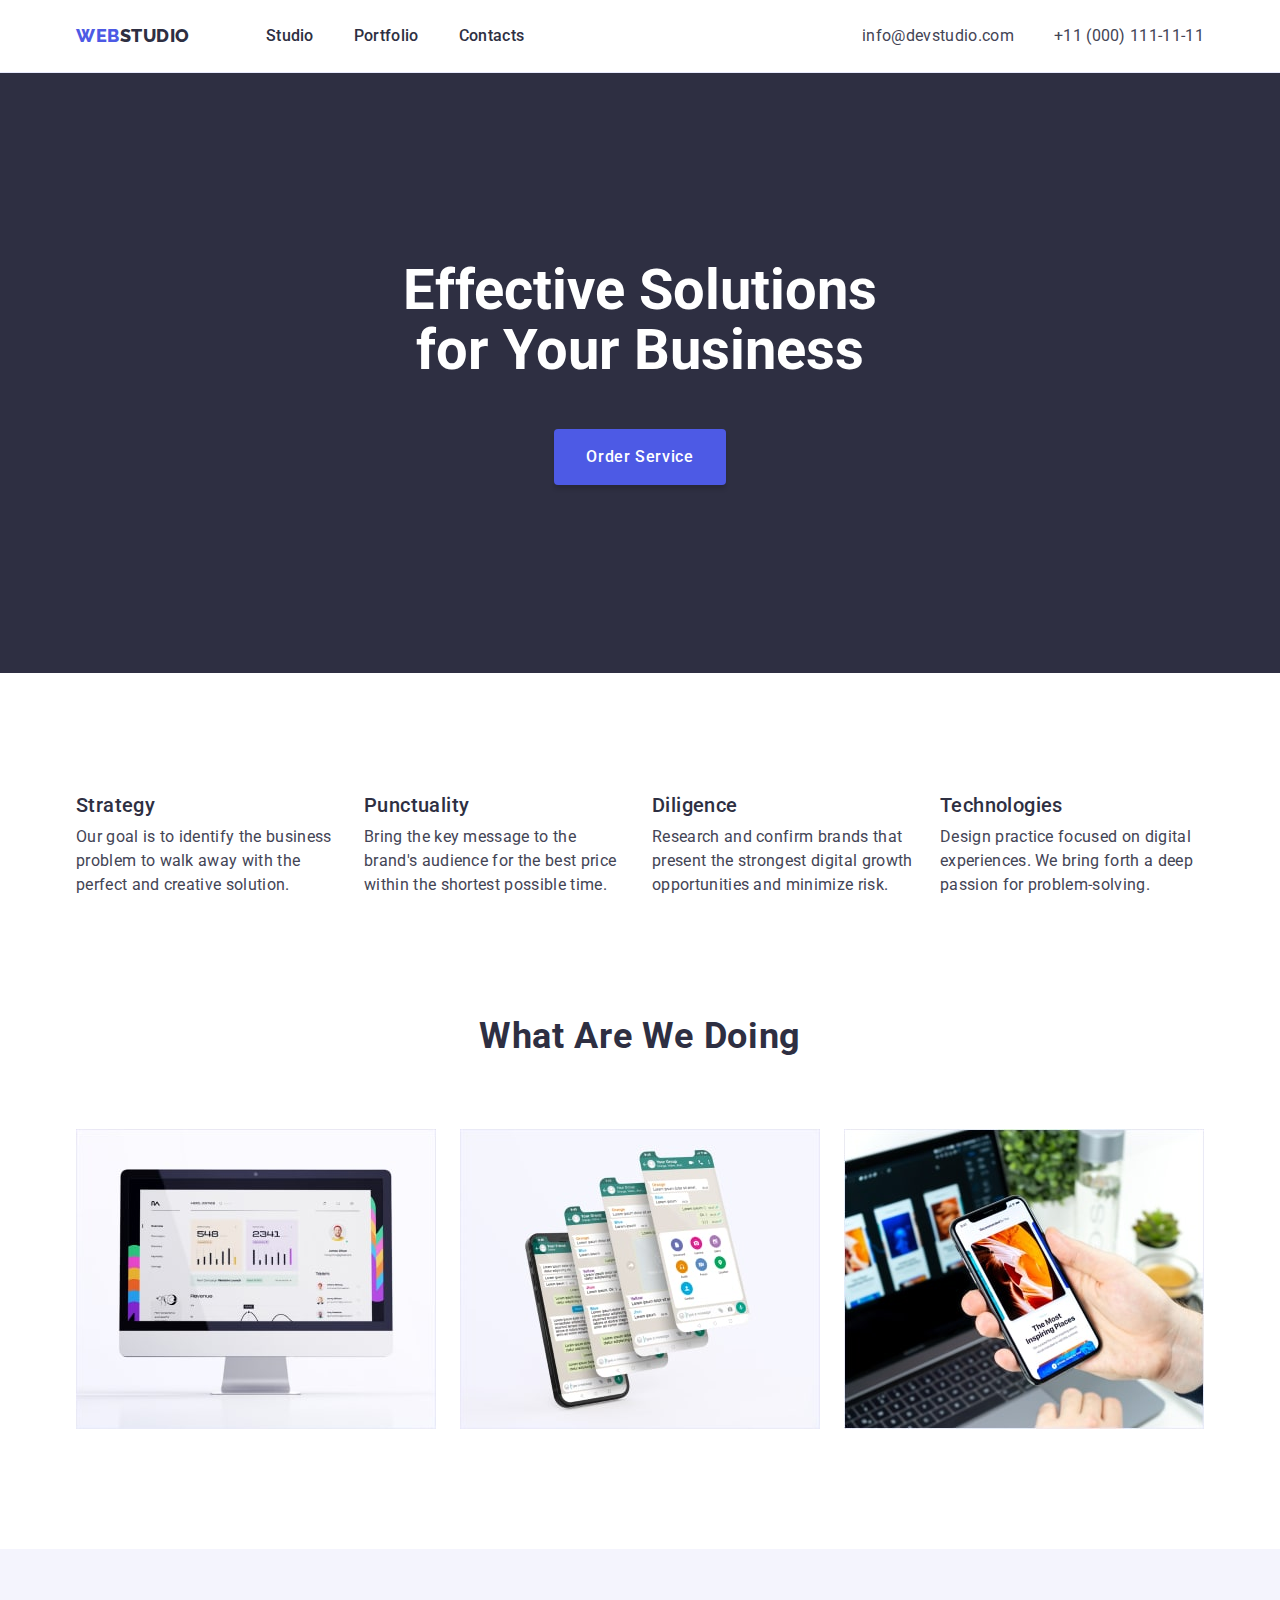
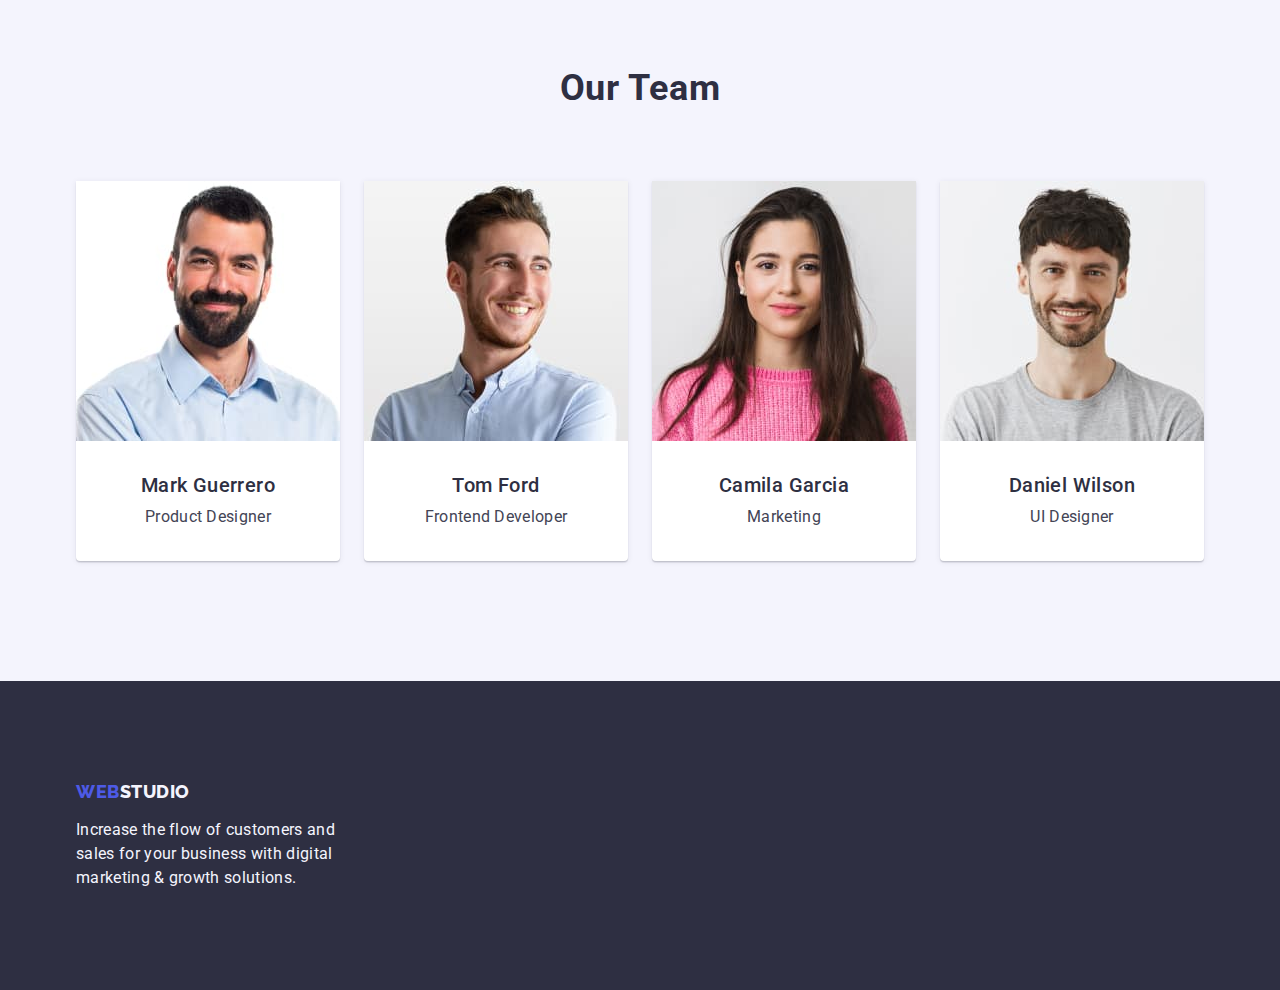
<file: index.html>
<!DOCTYPE html>
<html lang="en">
  <head>
    <meta charset="UTF-8" />
    <meta name="viewport" content="width=device-width, initial-scale=1.0" />
    <title>WebStudio</title>
    <link rel="preconnect" href="https://fonts.googleapis.com" />
    <link rel="preconnect" href="https://fonts.gstatic.com" crossorigin />
    <link
      href="https://fonts.googleapis.com/css2?family=Raleway:wght@800&family=Roboto:wght@400;500;700;900&display=swap"
      rel="stylesheet"
    />
    <link
      rel="stylesheet"
      href="https://cdnjs.cloudflare.com/ajax/libs/modern-normalize/2.0.0/modern-normalize.min.css"
      integrity="sha512-4xo8blKMVCiXpTaLzQSLSw3KFOVPWhm/TRtuPVc4WG6kUgjH6J03IBuG7JZPkcWMxJ5huwaBpOpnwYElP/m6wg=="
      crossorigin="anonymous"
      referrerpolicy="no-referrer"
    />
    <link rel="stylesheet" href="./css/styles.css" />
  </head>
  <body>
    <header class="header-wrap">
      <div class="container header-container">
        <nav class="header-navigation">
          <a class="header-logo link" href="./index.html"
            >Web<span class="header-logo-studio">Studio</span></a
          >
          <ul class="navigation-menu list">
            <li>
              <a class="header-nav-link link" href="./index.html">Studio</a>
            </li>
            <li>
              <a class="header-nav-link link" href="./portfolio.html"
                >Portfolio</a
              >
            </li>
            <li><a class="header-nav-link link" href="">Contacts</a></li>
          </ul>
        </nav>
        <address class="address-menu">
          <ul class="address-list list">
            <li>
              <a
                class="header-address-link link"
                href="mailto:info@devstudio.com"
                >info@devstudio.com</a
              >
            </li>
            <li>
              <a class="header-address-link link" href="tel:+110001111111"
                >+11 (000) 111-11-11</a
              >
            </li>
          </ul>
        </address>
      </div>
    </header>
    <main>
      <section class="hero-section">
        <div class="container">
          <h1 class="hero-title">Effective Solutions for Your Business</h1>
          <button class="hero-btn" type="button">Order Service</button>
        </div>
      </section>
      <section class="advantages-section">
        <div class="container">
          <h2 class="visually-hidden">Our advantages</h2>
          <ul class="advantages-list list">
            <li class="advantages-item">
              <h3 class="advt-title-three">Strategy</h3>
              <p class="advt-paragraph">
                Our goal is to identify the business problem to walk away with
                the perfect and creative solution.
              </p>
            </li>
            <li class="advantages-item">
              <h3 class="advt-title-three">Punctuality</h3>
              <p class="advt-paragraph">
                Bring the key message to the brand's audience for the best price
                within the shortest possible time.
              </p>
            </li>
            <li class="advantages-item">
              <h3 class="advt-title-three">Diligence</h3>
              <p class="advt-paragraph">
                Research and confirm brands that present the strongest digital
                growth opportunities and minimize risk.
              </p>
            </li>
            <li class="advantages-item">
              <h3 class="advt-title-three">Technologies</h3>
              <p class="advt-paragraph">
                Design practice focused on digital experiences. We bring forth a
                deep passion for problem-solving.
              </p>
            </li>
          </ul>
        </div>
      </section>
      <section class="doing-section">
        <div class="container">
          <h2 class="we-doing-title">What are we doing</h2>
          <ul class="doing-list list">
            <li class="doing-item">
              <img
                src="./images/we-doing1.jpg"
                alt="Tablet"
                width="360"
                height="300"
              />
            </li>
            <li class="doing-item">
              <img
                src="./images/we-doing2.jpg"
                alt="Smartphone"
                width="360"
                height="300"
              />
            </li>
            <li class="doing-item">
              <img
                src="./images/we-doing3.jpg"
                alt="
  Smartphone in hand"
                width="360"
                height="300"
              />
            </li>
          </ul>
        </div>
      </section>
      <section class="section-our-team">
        <div class="container">
          <h2 class="team-title">Our Team</h2>
          <ul class="team-list list">
            <li class="team-list-item">
              <img
                src="./images/team-mark.jpg"
                alt="Mark Guerrero"
                width="264"
                height="260"
              />
              <div class="team-card-container">
                <h3 class="team-title-three">Mark Guerrero</h3>
                <p class="team-paragraph">Product Designer</p>
              </div>
            </li>
            <li class="team-list-item">
              <img
                src="./images/team-tom.jpg"
                alt="Tom Ford"
                width="264"
                height="260"
              />
              <div class="team-card-container">
                <h3 class="team-title-three">Tom Ford</h3>
                <p class="team-paragraph">Frontend Developer</p>
              </div>
            </li>
            <li class="team-list-item">
              <img
                src="./images/team-camila.jpg"
                alt="Camila Garcia"
                width="264"
                height="260"
              />
              <div class="team-card-container">
                <h3 class="team-title-three">Camila Garcia</h3>
                <p class="team-paragraph">Marketing</p>
              </div>
            </li>
            <li class="team-list-item">
              <img
                src="./images/team-daniel.jpg"
                alt="Daniel Wilson"
                width="264"
                height="260"
              />
              <div class="team-card-container">
                <h3 class="team-title-three">Daniel Wilson</h3>
                <p class="team-paragraph">UI Designer</p>
              </div>
            </li>
          </ul>
        </div>
      </section>
    </main>
    <footer class="footer-style">
      <div class="container">
        <a class="footer-title link" href="./index.html"
          >Web<span class="footer-title-studio">Studio</span></a
        >
        <p class="footer-paragraph">
          Increase the flow of customers and sales for your business with
          digital marketing & growth solutions.
        </p>
      </div>
    </footer>
  </body>
</html>
</file>
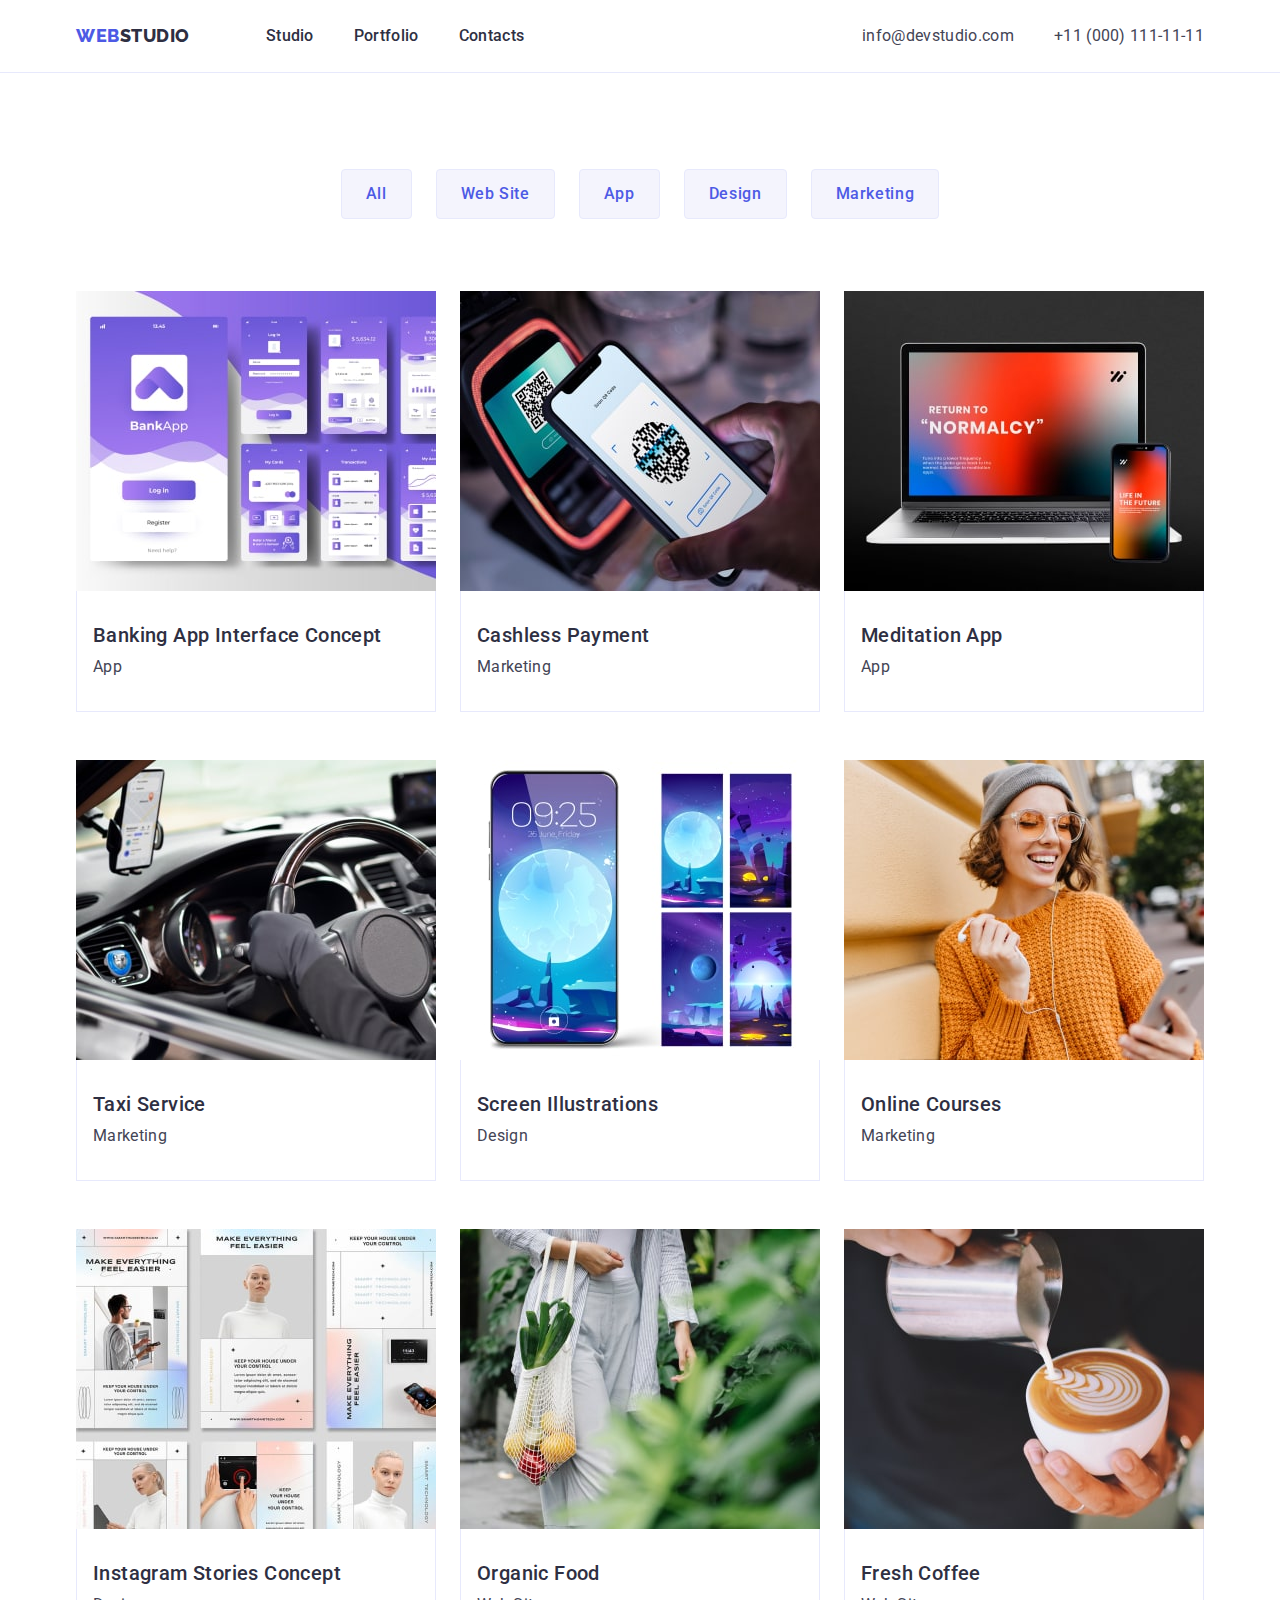
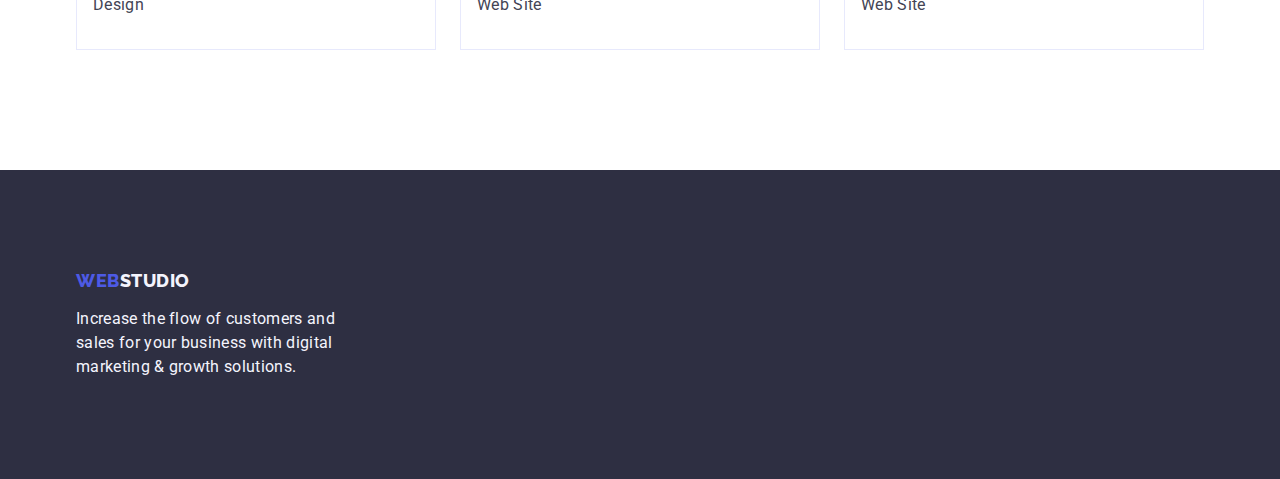
<file: portfolio.html>
<!DOCTYPE html>
<html lang="en">
  <head>
    <meta charset="UTF-8" />
    <meta name="viewport" content="width=device-width, initial-scale=1.0" />
    <title>Portfolio</title>
    <link rel="preconnect" href="https://fonts.googleapis.com" />
    <link rel="preconnect" href="https://fonts.gstatic.com" crossorigin />
    <link
      href="https://fonts.googleapis.com/css2?family=Raleway:wght@800&family=Roboto:wght@400;500;700;900&display=swap"
      rel="stylesheet"
    />
    <link
      rel="stylesheet"
      href="https://cdnjs.cloudflare.com/ajax/libs/modern-normalize/2.0.0/modern-normalize.min.css"
      integrity="sha512-4xo8blKMVCiXpTaLzQSLSw3KFOVPWhm/TRtuPVc4WG6kUgjH6J03IBuG7JZPkcWMxJ5huwaBpOpnwYElP/m6wg=="
      crossorigin="anonymous"
      referrerpolicy="no-referrer"
    />
    <link rel="stylesheet" href="./css/styles.css" />
  </head>
  <body>
    <header class="header-wrap">
      <div class="container header-container">
        <nav class="header-navigation">
          <a class="header-logo link" href="./index.html"
            >Web<span class="header-logo-studio">Studio</span></a
          >
          <ul class="navigation-menu list">
            <li>
              <a class="header-nav-link link" href="./index.html">Studio</a>
            </li>
            <li>
              <a class="header-nav-link link" href="./portfolio.html"
                >Portfolio</a
              >
            </li>
            <li><a class="header-nav-link link" href="">Contacts</a></li>
          </ul>
        </nav>
        <address class="address-menu">
          <ul class="address-list list">
            <li>
              <a
                class="header-address-link link"
                href="mailto:info@devstudio.com"
                >info@devstudio.com</a
              >
            </li>
            <li>
              <a class="header-address-link link" href="tel:+110001111111"
                >+11 (000) 111-11-11</a
              >
            </li>
          </ul>
        </address>
      </div>
    </header>
    <main>
      <section class="portfolio-section">
        <div class="container">
          <h1 class="visually-hidden">Main content</h1>
          <ul class="main-btn-list list">
            <li><button class="main-btn" type="button">All</button></li>
            <li><button class="main-btn" type="button">Web Site</button></li>
            <li><button class="main-btn" type="button">App</button></li>
            <li><button class="main-btn" type="button">Design</button></li>
            <li><button class="main-btn" type="button">Marketing</button></li>
          </ul>
          <ul class="main-list list">
            <li class="main-list-item">
              <a class="link" href="">
                <img
                  src="./images/m-content1.jpg"
                  alt="Banking concept"
                  width="360"
                  height="300"
                />
                <div class="portfolio-card-container">
                  <h2 class="portfolio-title">Banking App Interface Concept</h2>
                  <p class="portfolio-paragraph">App</p>
                </div>
              </a>
            </li>
            <li class="main-list-item">
              <a class="link" href="">
                <img
                  src="./images/m-content2.jpg"
                  alt="Smartphone"
                  width="360"
                  height="300"
                />
                <div class="portfolio-card-container">
                  <h2 class="portfolio-title">Cashless Payment</h2>
                  <p class="portfolio-paragraph">Marketing</p>
                </div>
              </a>
            </li>
            <li class="main-list-item">
              <a class="link" href="">
                <img
                  src="./images/m-content3.jpg"
                  alt="Smartphone and PC"
                  width="360"
                  height="300"
                />
                <div class="portfolio-card-container">
                  <h2 class="portfolio-title">Meditation App</h2>
                  <p class="portfolio-paragraph">App</p>
                </div>
              </a>
            </li>
            <li class="main-list-item">
              <a class="link" href="">
                <img
                  src="./images/m-content4.jpg"
                  alt="Car salon"
                  width="360"
                  height="300"
                />
                <div class="portfolio-card-container">
                  <h2 class="portfolio-title">Taxi Service</h2>
                  <p class="portfolio-paragraph">Marketing</p>
                </div>
              </a>
            </li>
            <li class="main-list-item">
              <a class="link" href="">
                <img
                  src="./images/m-content5.jpg"
                  alt="Screen Illustrations"
                  width="360"
                  height="300"
                />
                <div class="portfolio-card-container">
                  <h2 class="portfolio-title">Screen Illustrations</h2>
                  <p class="portfolio-paragraph">Design</p>
                </div>
              </a>
            </li>
            <li class="main-list-item">
              <a class="link" href="">
                <img
                  src="./images/m-content6.jpg"
                  alt="Girl with a smartphone"
                  width="360"
                  height="300"
                />
                <div class="portfolio-card-container">
                  <h2 class="portfolio-title">Online Courses</h2>
                  <p class="portfolio-paragraph">Marketing</p>
                </div>
              </a>
            </li>
            <li class="main-list-item">
              <a class="link" href="">
                <img
                  src="./images/m-content7.jpg"
                  alt="Instagram Stories Concept"
                  width="360"
                  height="300"
                />
                <div class="portfolio-card-container">
                  <h2 class="portfolio-title">Instagram Stories Concept</h2>
                  <p class="portfolio-paragraph">Design</p>
                </div>
              </a>
            </li>
            <li class="main-list-item">
              <a class="link" href="">
                <img
                  src="./images/m-content8.jpg"
                  alt="Organic Food"
                  width="360"
                  height="300"
                />
                <div class="portfolio-card-container">
                  <h2 class="portfolio-title">Organic Food</h2>
                  <p class="portfolio-paragraph">Web Site</p>
                </div>
              </a>
            </li>
            <li class="main-list-item">
              <a class="link" href="">
                <img
                  src="./images/m-content9.jpg"
                  alt="Fresh Coffee"
                  width="360"
                  height="300"
                />
                <div class="portfolio-card-container">
                  <h2 class="portfolio-title">Fresh Coffee</h2>
                  <p class="portfolio-paragraph">Web Site</p>
                </div>
              </a>
            </li>
          </ul>
        </div>
      </section>
    </main>
    <footer class="footer-style">
      <div class="container">
        <a class="footer-title link" href="./index.html"
          >Web<span class="footer-title-studio">Studio</span></a
        >
        <p class="footer-paragraph">
          Increase the flow of customers and sales for your business with
          digital marketing & growth solutions.
        </p>
      </div>
    </footer>
  </body>
</html>
</file>
<file: css/styles.css>
body {
  font-family: "Roboto", sans-serif;
  background-color: var(--color-white);
  color: var(--color-slate);
}

:root {
  --color-iris: #4d5ae5;
  --color-ocean: #404bbf;
  --color-navy-blue: #2e2f42;
  --color-green: #31d0aa;
  --color-slate: #434455;
  --color-light-slate: #8e8f99;
  --color-cornflower: #e7e9fc;
  --color-cloud: #f4f4fd;
  --color-navy-blue-modal: #2e2f42;
  --color-grey: #2e2f42;
  --color-white: #ffffff;
  --color-dairy: #fcfcfc;
}

/*! ///////////////////////// */
/*! ----------RESET---------- */

* {
  margin: 0;
  padding: 0;
  box-sizing: border-box;
}

.container {
  width: 1158px;
  max-width: 1440px;
  padding-left: 15px;
  padding-right: 15px;
  margin: 0 auto;
}

.link {
  text-decoration: none;
}

.list {
  list-style: none;
}

p,
h1,
h2,
h3,
h4,
h5,
h6 {
  margin-top: 0;
  margin-bottom: 0;
}

ul {
  padding-left: 0;
  margin-top: 0;
  margin-bottom: 0;
}

img {
  display: block;
  min-width: 100%;
  height: auto;
}

.visually-hidden {
  position: absolute;
  width: 1px;
  height: 1px;
  margin: -1px;
  border: 0;
  padding: 0;
  white-space: nowrap;
  clip-path: inset(100%);
  clip: rect(0 0 0 0);
  overflow: hidden;
}

/*! ----------RESET---------- */
/*! ///////////////////////// */

/*? ////////////////////////// */
/*? ----------HEADER---------- */

.header-wrap {
  border-bottom: 1px solid var(--color-cornflower);
}

.navigation-menu {
  display: flex;
  gap: 40px;
}

.header-navigation {
  display: flex;
  align-items: center;
}

.header-container {
  display: flex;
  align-items: center;
}

.address-list {
  display: flex;
  gap: 40px;
}

.header-logo {
  color: var(--color-iris);
  font-family: "Raleway", sans-serif;
  font-size: 18px;
  font-weight: 800;
  line-height: 1.17;
  letter-spacing: 0.54px;
  text-transform: uppercase;
  margin-right: 76px;
}

.header-logo-studio {
  color: var(--color-navy-blue);
}

.header-nav-link {
  font-family: inherit;
  font-size: 16px;
  font-weight: 500;
  line-height: 1.5;
  letter-spacing: 0.02em;
  color: var(--color-navy-blue);
  display: block;
  padding-top: 24px;
  padding-bottom: 24px;
}

.header-nav-link:hover,
.header-nav-link:focus {
  color: var(--color-ocean);
  text-decoration: underline;
}

.header-address-link {
  font-family: inherit;
  color: var(--color-slate);
  font-size: 16px;
  line-height: 1.5;
  letter-spacing: 0.02em;
}

.header-address-link:hover,
.header-address-link:focus {
  color: var(--color-ocean);
}

.address-menu {
  font-style: normal;
  margin-left: auto;
}

/*? ----------HEADER---------- */
/*? ////////////////////////// */

/*! //////////////////////// */
/*! ----------HERO---------- */

.hero-section {
  background-color: var(--color-navy-blue);
  padding-top: 188px;
  padding-bottom: 188px;
}

.hero-title {
  color: var(--color-white);
  text-align: center;
  font-size: 56px;
  line-height: 1.07;
  width: 496px;
  max-width: 496px;
  padding-bottom: 48px;
  margin: 0 auto;
  display: block;
}

.hero-btn {
  color: var(--color-white);
  font-family: "Roboto", sans-serif;
  font-size: 16px;
  font-weight: 500;
  line-height: 1.5;
  letter-spacing: 0.04em;
  background: var(--color-iris);
  cursor: pointer;
  display: block;
  margin: 0 auto;
  padding: 16px 32px;
  align-items: flex-start;
  gap: 10px;
  border: none;
  border-radius: 4px;
  background: var(--color-iris);
  box-shadow: 0px 4px 4px 0px rgba(0, 0, 0, 0.15);
  min-width: 169px;
}

.hero-btn:hover,
.hero-btn:focus {
  background: var(--color-ocean);
}

/*! ----------HERO---------- */
/*! //////////////////////// */

/*? ////////////////////////////// */
/*? ----------ADVANTAGES---------- */

.advantages-section {
  padding-top: 120px;
  padding-bottom: 120px;
}

.advt-title-three {
  color: var(--color-navy-blue);
  font-size: 20px;
  font-weight: 500;
  line-height: 1.2;
  letter-spacing: 0.02em;
  margin-bottom: 8px;
}

.advt-paragraph {
  color: var(--color-slate);
  font-size: 16px;
  line-height: 1.5;
  letter-spacing: 0.02em;
}

.advantages-list {
  display: flex;
  gap: 24px;
}

.advantages-item {
  width: calc((100% - 3 * 24px) / 4);
}

/*? ----------ADVANTAGES---------- */
/*? ////////////////////////////// */

/*! //////////////////////////// */
/*! ----------WE DOING---------- */

.doing-section {
  padding-bottom: 120px;
}

.we-doing-title {
  color: var(--color-navy-blue);
  text-align: center;
  font-size: 36px;
  line-height: 1.11;
  letter-spacing: 0.02em;
  text-transform: capitalize;
  margin-bottom: 72px;
}

.doing-list {
  display: flex;
  gap: 24px;
}

.doing-item {
  width: calc((100% - 2 * 24px) / 3);
}

/*! //////////////////////////// */
/*! ----------WE DOING---------- */

/*? //////////////////////////// */
/*? ----------OUR TEAM---------- */

.section-our-team {
  background-color: var(--color-cloud);
  padding-top: 120px;
  padding-bottom: 120px;
}

.team-title {
  color: var(--color-navy-blue);
  text-align: center;
  font-size: 36px;
  line-height: 1.11;
  letter-spacing: 0.02em;
  text-transform: capitalize;
  margin-bottom: 72px;
}

.team-title-three {
  color: var(--color-navy-blue);
  font-size: 20px;
  font-weight: 500;
  line-height: 1.2;
  letter-spacing: 0.02em;
  text-align: center;
  margin-bottom: 8px;
}

.team-paragraph {
  color: var(--color-slate);
  font-size: 16px;
  line-height: 1.5;
  letter-spacing: 0.02em;
  text-align: center;
}

.team-list {
  display: flex;
  text-align: center;
  gap: 24px;
}

.team-list-item {
  background: var(--color-white);
  width: calc((100% - 3 * 24px) / 4);
  border-radius: 0px 0px 4px 4px;
  box-shadow: 0px 2px 1px 0px rgba(46, 47, 66, 0.08),
    0px 1px 1px 0px rgba(46, 47, 66, 0.16),
    0px 1px 6px 0px rgba(46, 47, 66, 0.08);
}

.team-card-container {
  padding-top: 32px;
  padding-bottom: 32px;
}

/*? ----------OUR TEAM---------- */
/*? //////////////////////////// */

/*! ////////////////////////// */
/*! ----------FOOTER---------- */

.footer-style {
  background-color: var(--color-navy-blue);
  padding-top: 100px;
  padding-bottom: 100px;
}

.footer-title {
  color: var(--color-iris);
  font-family: "Raleway", sans-serif;
  font-size: 18px;
  font-weight: 800;
  line-height: 1.17;
  letter-spacing: 0.03em;
  text-transform: uppercase;
  display: inline-block;
  margin-bottom: 16px;
}

.footer-title-studio {
  color: var(--color-cloud);
}

.footer-paragraph {
  color: var(--color-cloud);
  font-size: 16px;
  line-height: 1.5;
  letter-spacing: 0.02em;
  max-width: 264px;
}

.footer-container {
  display: block;
  width: 264px;
  /* padding-top: 101.5px;
  padding-bottom: 100px; */
}

/*! ----------FOOTER---------- */
/*! ////////////////////////// */

/*? ///////////////////////////// */
/*! ///////////////////////////// */
/*? ----------PORTFOLIO---------- */
/*! ///////////////////////////// */
/*? ///////////////////////////// */

.portfolio-section {
  padding-top: 96px;
  padding-bottom: 120px;
}

.main-btn-list {
  display: flex;
  margin: 0 auto;
  justify-content: center;
  margin-bottom: 72px;
  gap: 24px;
}

.main-btn {
  background: var(--color-cloud);
  color: var(--color-iris);
  text-align: center;
  font-family: "Roboto", sans-serif;
  font-size: 16px;
  font-weight: 500;
  line-height: 1.5;
  letter-spacing: 0.04em;
  cursor: pointer;
  padding: 12px 24px;
  border-radius: 4px;
  border: 1px solid var(--color-cornflower);
}

.main-btn:hover,
.main-btn:focus {
  background: var(--color-ocean);
  color: var(--color-white);
  text-align: center;
  border: 1px solid transparent;
}

.main-list-item {
}

.main-list {
  display: flex;
  flex-wrap: wrap;
  gap: 48px 24px;
}

.portfolio-card-container {
  padding: 32px 16px;
  border: 1px solid var(--color-cornflower);
  border-top: none;
}

.portfolio-title {
  color: var(--color-navy-blue);
  font-family: inherit;
  font-size: 20px;
  font-weight: 500;
  line-height: 1.2;
  letter-spacing: 0.02em;
  margin-bottom: 8px;
}

.portfolio-paragraph {
  color: var(--color-slate);
  font-family: inherit;
  font-size: 16px;
  line-height: 1.5;
  letter-spacing: 0.02em;
}

/*? ///////////////////////////// */
/*! ///////////////////////////// */
/*? ----------PORTFOLIO---------- */
/*! ///////////////////////////// */
/*? ///////////////////////////// */
</file>
